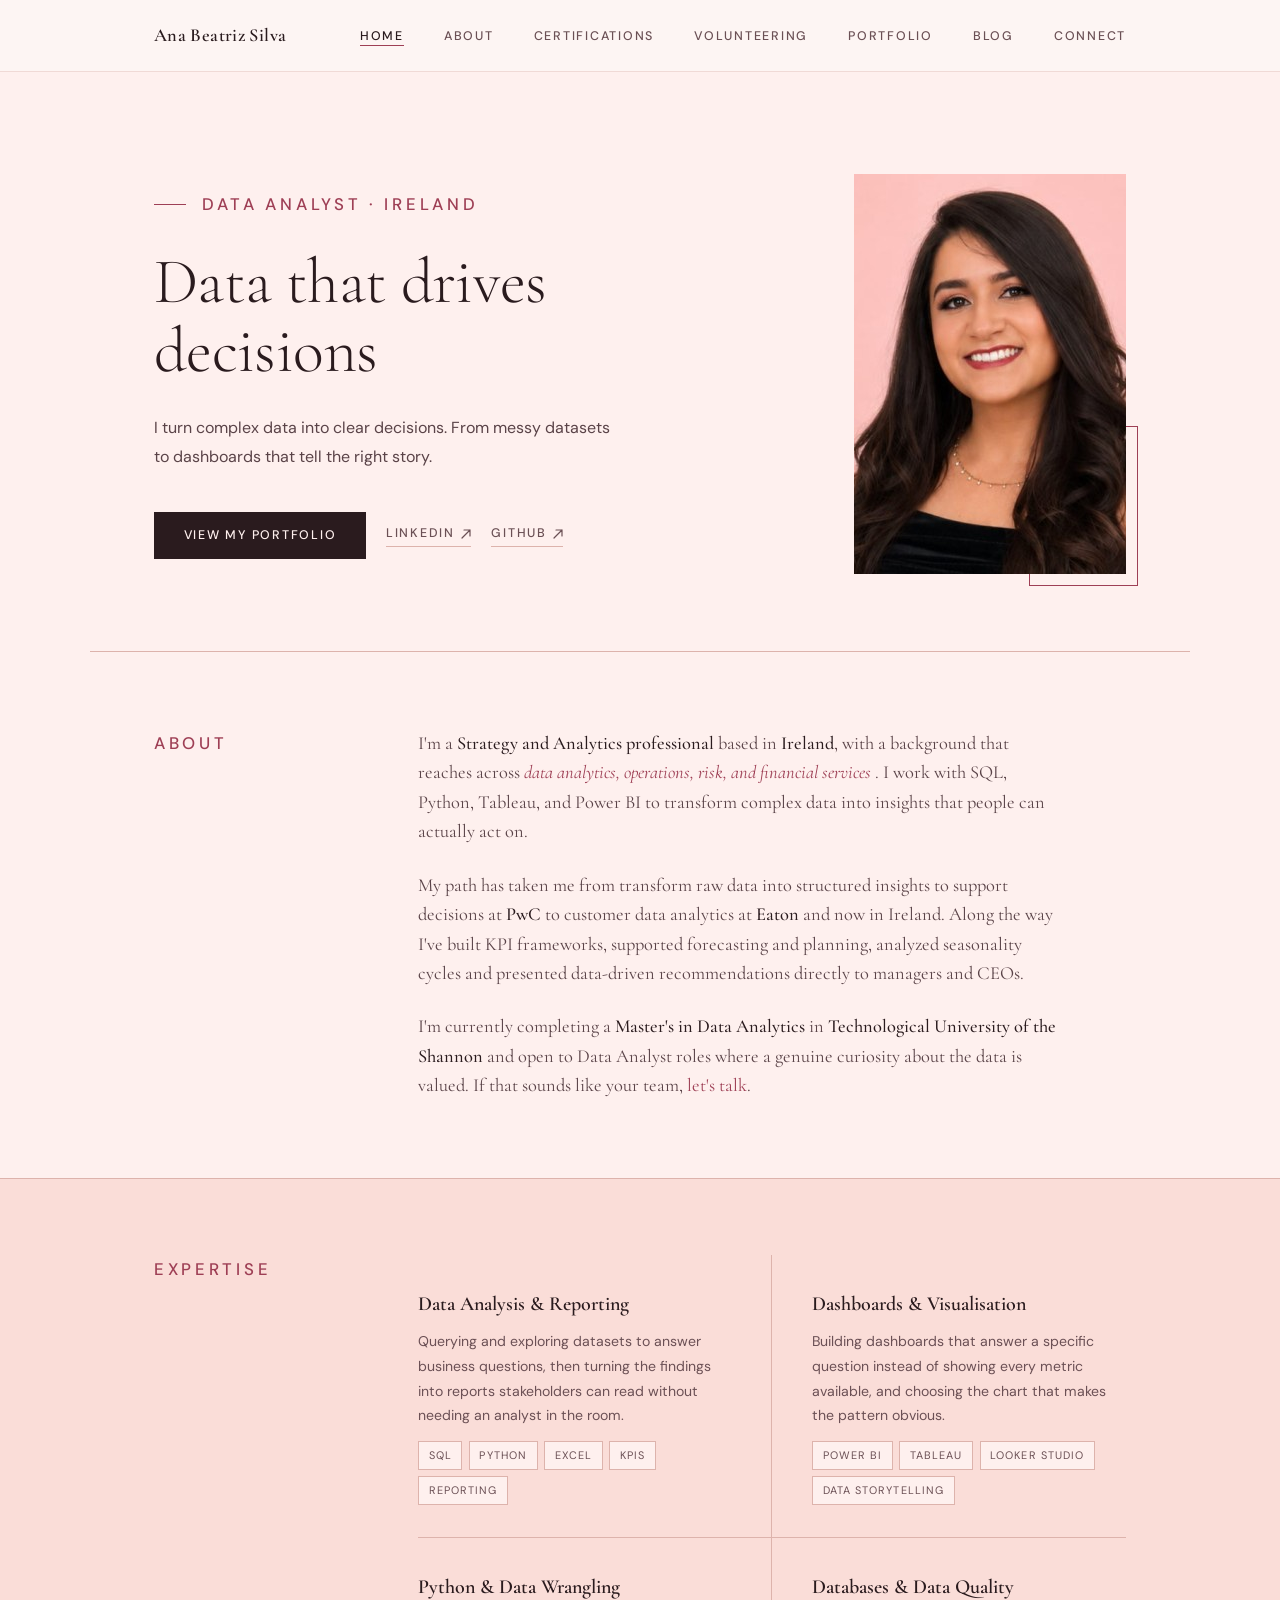
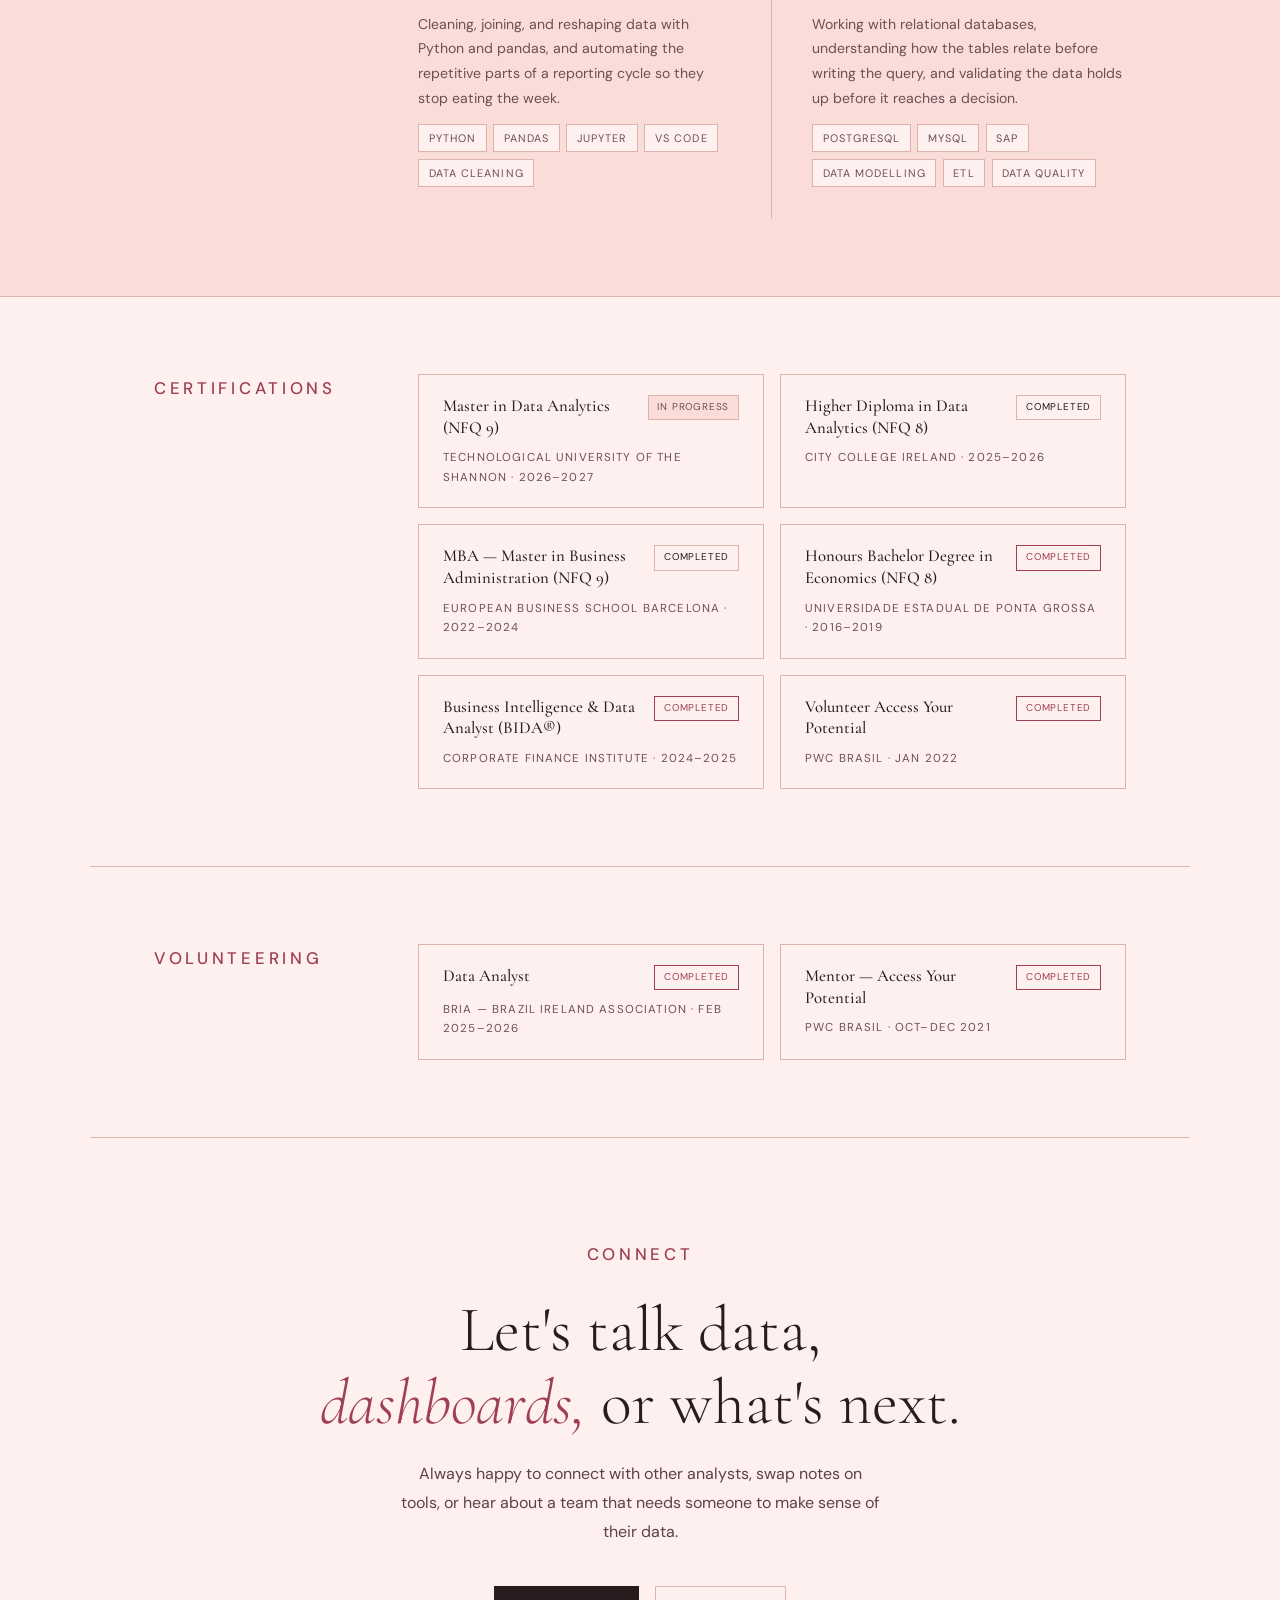
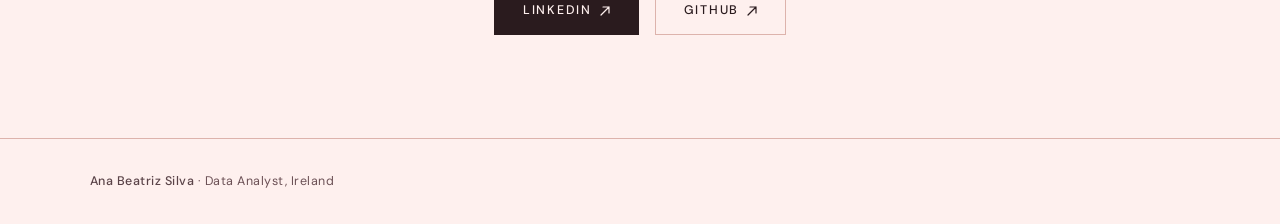
<file: index.html>
<!DOCTYPE html>
<html lang="en">

<head>
  <meta charset="UTF-8">
  <meta name="viewport" content="width=device-width, initial-scale=1.0">
  <title>Ana Beatriz Silva | Data Analyst</title>
  <meta name="description"
    content="Data Analyst based in Ireland. SQL, Python, and BI dashboards — turning raw data into decisions teams can act on.">

  <!-- Canonical URL -->
  <link rel="canonical" href="https://www.anabsilva.com/" />

  <!-- Open Graph / Social sharing -->
  <meta property="og:type" content="website">
  <meta property="og:url" content="https://www.anabsilva.com/">
  <meta property="og:title" content="Ana Beatriz Silva — Data Analyst">
  <meta property="og:description"
    content="Data Analyst based in Ireland. SQL, Python, and BI dashboards — turning raw data into decisions teams can act on.">
  <meta property="og:image" content="https://www.anabsilva.com/assets/images/og-default.jpg">
  <meta property="og:image:width" content="1200">
  <meta property="og:image:height" content="630">
  <meta property="og:image:type" content="image/jpeg">
  <meta property="og:image:alt" content="Ana Beatriz Silva — Data Analyst — anabsilva.com">

  <!-- Twitter Card -->
  <meta name="twitter:card" content="summary_large_image">
  <meta name="twitter:url" content="https://www.anabsilva.com/">
  <meta name="twitter:title" content="Ana Beatriz Silva — Data Analyst">
  <meta name="twitter:description"
    content="Data Analyst based in Ireland. SQL, Python, and BI dashboards — turning raw data into decisions teams can act on.">
  <meta name="twitter:image" content="https://www.anabsilva.com/assets/images/og-default.jpg">

  <!-- Favicon: real files at a stable URL so Google Search can crawl and show it -->
  <link rel="icon" href="/favicon.ico" sizes="any">
  <link rel="icon" type="image/svg+xml" href="/assets/img/favicons/favicon.svg">
  <link rel="icon" type="image/png" sizes="32x32" href="/assets/img/favicons/favicon-32.png">
  <link rel="icon" type="image/png" sizes="16x16" href="/assets/img/favicons/favicon-16.png">
  <link rel="apple-touch-icon" sizes="180x180" href="/assets/img/favicons/apple-touch-icon.png">

  <!-- Google Analytics: add your GA4 measurement ID below when ready.
  <script async src="https://www.googletagmanager.com/gtag/js?id=G-XXXXXXXXXX"></script>
  <script>
    window.dataLayer = window.dataLayer || [];
    function gtag(){dataLayer.push(arguments);}
    gtag('js', new Date());
    gtag('config', 'G-XXXXXXXXXX');
  </script>
  -->

  <!-- Fonts -->
  <link rel="preconnect" href="https://fonts.googleapis.com">
  <link rel="preconnect" href="https://fonts.gstatic.com" crossorigin>
  <link
    href="https://fonts.googleapis.com/css2?family=Cormorant+Garamond:ital,wght@0,300;0,400;0,500;0,600;1,300;1,400;1,600&family=DM+Sans:opsz,wght@9..40,300;9..40,400;9..40,500&display=swap"
    rel="stylesheet">

  <!-- Structured Data -->
  <script type="application/ld+json">
  {
    "@context": "https://schema.org",
    "@graph": [
      {
        "@type": "WebSite",
        "@id": "https://www.anabsilva.com/#website",
        "name": "Ana Beatriz Silva",
        "alternateName": ["Ana Beatriz Silva Portfolio", "anabsilva.com"],
        "url": "https://www.anabsilva.com/"
      },
      {
        "@type": "Person",
        "@id": "https://www.anabsilva.com/#person",
        "name": "Ana Beatriz Silva",
        "givenName": "Ana Beatriz",
        "familyName": "Silva",
        "jobTitle": "Data Analyst",
        "description": "Data Analyst based in Ireland, working with SQL, Python, and BI tools to turn raw data into clear, actionable insight.",
        "workLocation": {
          "@type": "Country",
          "name": "Ireland"
        },
        "knowsAbout": [
          "Data Analysis",
          "Data Visualisation",
          "SQL",
          "Python",
          "Business Intelligence",
          "Dashboards",
          "Reporting",
          "Data Cleaning",
          "Excel"
        ],
        "url": "https://www.anabsilva.com/",
        "image": "https://www.anabsilva.com/assets/images/og-default.jpg",
        "sameAs": [
          "https://www.linkedin.com/in/anabeatrizsilvaa/",
          "https://github.com/anabeatrizsilvaeco-alt"
        ]
      }
    ]
  }
  </script>

  <style>
    /* ─── RESET & TOKENS ─────────────────────────────────── */
    *,
    *::before,
    *::after {
      box-sizing: border-box;
      margin: 0;
      padding: 0;
    }

    :root {
      --bg: #FEF0EE;
      --bg-alt: #FADDD8;
      --bg-dark: #2A1D20;
      --text: #2A1B1E;
      --text-mid: #5A4348;
      --muted: #6B5055;
      --accent: #9E3F55;
      --accent-lt: #C2586F;
      --border: #DDB3AC;
      --border-lt: #F0DAD6;

      --font-display: 'Cormorant Garamond', Georgia, serif;
      --font-body: 'DM Sans', system-ui, sans-serif;

      --nav-h: 72px;
      --max-w: 1100px;
      --pad: clamp(1.5rem, 5vw, 4rem);
    }

    html {
      scroll-behavior: smooth;
    }

    body {
      font-family: var(--font-body);
      background: var(--bg);
      color: var(--text);
      font-size: 15px;
      line-height: 1.7;
      -webkit-font-smoothing: antialiased;
    }

    img {
      display: block;
      max-width: 100%;
    }

    a {
      color: inherit;
    }

    /* Visible keyboard focus everywhere. */
    a:focus-visible,
    button:focus-visible {
      outline: 2px solid var(--accent);
      outline-offset: 3px;
    }

    /* ─── UTILITY ────────────────────────────────────────── */
    .label {
      font-size: 1.05rem;
      letter-spacing: 0.22em;
      text-transform: uppercase;
      color: var(--accent);
      font-weight: 500;
    }

    .sr-only {
      position: absolute;
      width: 1px;
      height: 1px;
      padding: 0;
      overflow: hidden;
      clip: rect(0, 0, 0, 0);
      white-space: nowrap;
      border: 0;
    }

    /* ─── SCROLL ANIMATIONS ──────────────────────────────── */
    .reveal {
      opacity: 0;
      transform: translateY(24px);
      transition: opacity 0.7s ease, transform 0.7s ease;
    }

    .reveal.visible {
      opacity: 1;
      transform: translateY(0);
    }

    .reveal-delay-1 {
      transition-delay: 0.1s;
    }

    .reveal-delay-2 {
      transition-delay: 0.2s;
    }

    .reveal-delay-3 {
      transition-delay: 0.3s;
    }

    .reveal-delay-4 {
      transition-delay: 0.4s;
    }

    /* Respect a reduced-motion preference: show everything, animate nothing. */
    @media (prefers-reduced-motion: reduce) {
      html {
        scroll-behavior: auto;
      }

      .reveal {
        opacity: 1;
        transform: none;
        transition: none;
      }
    }

    /* ─── NAV ────────────────────────────────────────────── */
    nav {
      position: sticky;
      top: 0;
      z-index: 100;
      height: var(--nav-h);
      background: rgba(253, 246, 244, 0.92);
      backdrop-filter: blur(12px);
      -webkit-backdrop-filter: blur(12px);
      border-bottom: 1px solid var(--border-lt);
      display: flex;
      align-items: center;
    }

    .nav-inner {
      max-width: var(--max-w);
      margin: 0 auto;
      padding: 0 var(--pad);
      width: 100%;
      display: flex;
      justify-content: space-between;
      align-items: center;
    }

    .nav-logo {
      font-family: var(--font-display);
      font-size: 1.15rem;
      font-weight: 600;
      text-decoration: none;
      color: var(--text);
      letter-spacing: 0.02em;
    }

    .nav-links {
      list-style: none;
      display: flex;
      gap: 2.5rem;
    }

    .nav-links a {
      text-decoration: none;
      font-size: 0.78rem;
      letter-spacing: 0.14em;
      text-transform: uppercase;
      color: var(--muted);
      font-weight: 500;
      transition: color 0.2s;
      position: relative;
    }

    .nav-links a::after {
      content: '';
      position: absolute;
      bottom: -2px;
      left: 0;
      width: 0;
      height: 1px;
      background: var(--accent);
      transition: width 0.25s ease;
    }

    .nav-links a:hover {
      color: var(--text);
    }

    .nav-links a:hover::after {
      width: 100%;
    }

    .nav-links a.active {
      color: var(--text);
    }

    .nav-links a.active::after {
      width: 100%;
    }

    /* ─── NAV TOGGLE (mobile) ─────────────────────────────── */
    .nav-toggle {
      display: none;
      position: relative;
      width: 28px;
      height: 20px;
      padding: 0;
      background: none;
      border: none;
      cursor: pointer;
      flex-shrink: 0;
    }

    .nav-toggle-bar {
      position: absolute;
      left: 0;
      width: 100%;
      height: 2px;
      background: var(--text);
      transition: transform 0.25s ease, opacity 0.25s ease, top 0.25s ease;
    }

    .nav-toggle-bar:nth-child(1) {
      top: 0;
    }

    .nav-toggle-bar:nth-child(2) {
      top: 9px;
      background: var(--accent);
    }

    .nav-toggle-bar:nth-child(3) {
      top: 18px;
    }

    .nav-toggle.is-open .nav-toggle-bar:nth-child(1) {
      top: 9px;
      transform: rotate(45deg);
    }

    .nav-toggle.is-open .nav-toggle-bar:nth-child(2) {
      opacity: 0;
    }

    .nav-toggle.is-open .nav-toggle-bar:nth-child(3) {
      top: 9px;
      transform: rotate(-45deg);
    }

    /* ─── HERO ───────────────────────────────────────────── */
    .hero {
      padding: clamp(4rem, 8vw, 7rem) var(--pad) clamp(4rem, 6vw, 6rem);
      max-width: var(--max-w);
      margin: 0 auto;
      display: grid;
      grid-template-columns: 1fr min(28%, 280px);
      gap: clamp(3rem, 6vw, 6rem);
      align-items: center;
    }

    .hero-eyebrow {
      display: flex;
      align-items: center;
      gap: 1rem;
      margin-bottom: 1.75rem;
    }

    .eyebrow-line {
      width: 32px;
      height: 1px;
      background: var(--accent);
      flex-shrink: 0;
    }

    .hero-title {
      font-family: var(--font-display);
      font-size: clamp(2.8rem, 5vw, 4.8rem);
      font-weight: 300;
      line-height: 1.08;
      letter-spacing: -0.01em;
      color: var(--text);
      margin-bottom: 1.75rem;
    }

    .hero-title em {
      font-style: italic;
      color: var(--accent);
    }

    .hero-desc {
      color: var(--text-mid);
      font-size: 1rem;
      max-width: 460px;
      line-height: 1.85;
      margin-bottom: 2.5rem;
      font-weight: 400;
    }

    .hero-actions {
      display: flex;
      gap: 1.25rem;
      align-items: center;
      flex-wrap: wrap;
    }

    .btn-primary {
      background: var(--text);
      color: var(--bg);
      padding: 0.8rem 1.85rem;
      text-decoration: none;
      font-size: 0.78rem;
      letter-spacing: 0.14em;
      text-transform: uppercase;
      font-weight: 500;
      transition: background 0.22s, color 0.22s;
      display: inline-block;
    }

    .btn-primary:hover {
      background: var(--accent);
    }

    .btn-text {
      text-decoration: none;
      font-size: 0.78rem;
      letter-spacing: 0.14em;
      text-transform: uppercase;
      font-weight: 500;
      color: var(--muted);
      display: inline-flex;
      align-items: center;
      gap: 0.4rem;
      border-bottom: 1px solid var(--border);
      padding-bottom: 2px;
      transition: color 0.2s, border-color 0.2s;
    }

    .btn-text:hover {
      color: var(--accent);
      border-color: var(--accent);
    }

    /* PHOTO */
    .hero-photo {
      position: relative;
    }

    .photo-wrap {
      position: relative;
      overflow: hidden;
      background: var(--bg-alt);
    }

    .photo-wrap img {
      width: 100%;
      aspect-ratio: 4 / 5;
      object-fit: cover;
      object-position: center center;
      display: block;
      transition: transform 0.5s ease;
    }

    .hero-photo:hover .photo-wrap img {
      transform: scale(1.02);
    }

    .photo-ornament {
      position: absolute;
      bottom: -12px;
      right: -12px;
      width: 40%;
      height: 40%;
      border: 1px solid var(--accent);
      pointer-events: none;
      z-index: -1;
    }

    /* ─── RULE ───────────────────────────────────────────── */
    .section-rule {
      border: none;
      border-top: 1px solid var(--border);
      max-width: var(--max-w);
      margin: 0 auto;
      padding: 0 var(--pad);
    }

    /* ─── ABOUT ──────────────────────────────────────────── */
    .about {
      padding: clamp(4rem, 6vw, 6rem) var(--pad);
      max-width: var(--max-w);
      margin: 0 auto;
      display: grid;
      grid-template-columns: 200px 1fr;
      gap: clamp(3rem, 5vw, 5rem);
    }

    .about-body p {
      font-family: var(--font-display);
      font-size: clamp(0.95rem, 1.5vw, 1.15rem);
      font-weight: 400;
      line-height: 1.6;
      color: var(--text-mid);
      max-width: 640px;
    }

    .about-body p strong {
      font-weight: 500;
      color: var(--text);
    }

    .about-body p em {
      font-style: italic;
      color: var(--accent);
    }

    .about-body p+p {
      margin-top: 1.5rem;
    }

    .about-body a {
      color: var(--accent);
      text-decoration: none;
      border-bottom: 1px solid transparent;
      transition: border-color 0.2s;
    }

    .about-body a:hover {
      border-color: var(--accent);
    }

    /* ─── EXPERTISE ──────────────────────────────────────── */
    .expertise {
      background: var(--bg-alt);
      border-top: 1px solid var(--border);
      border-bottom: 1px solid var(--border);
    }

    .expertise-inner {
      padding: clamp(4rem, 6vw, 6rem) var(--pad);
      max-width: var(--max-w);
      margin: 0 auto;
      display: grid;
      grid-template-columns: 200px 1fr;
      gap: clamp(3rem, 5vw, 5rem);
    }

    .expertise-grid {
      display: grid;
      grid-template-columns: 1fr 1fr;
      gap: 0;
    }

    .exp-item {
      padding: 2rem 2.5rem 2rem 0;
      border-bottom: 1px solid var(--border);
    }

    .exp-item:nth-child(3),
    .exp-item:nth-child(4) {
      border-bottom: none;
    }

    .exp-item:nth-child(odd) {
      padding-right: 2.5rem;
      border-right: 1px solid var(--border);
    }

    .exp-item:nth-child(even) {
      padding-left: 2.5rem;
      padding-right: 0;
    }

    .exp-item h3 {
      font-family: var(--font-display);
      font-size: 1.25rem;
      font-weight: 600;
      color: var(--text);
      margin-bottom: 0.5rem;
    }

    .exp-item p {
      color: var(--muted);
      font-size: 0.88rem;
      line-height: 1.75;
    }

    .exp-tags {
      display: flex;
      flex-wrap: wrap;
      gap: 0.4rem;
      margin-top: 0.85rem;
    }

    .exp-tag {
      font-size: 0.68rem;
      letter-spacing: 0.1em;
      text-transform: uppercase;
      padding: 0.25rem 0.6rem;
      border: 1px solid var(--border);
      color: var(--muted);
      background: var(--bg);
    }

    /* ─── CERTIFICATIONS ─────────────────────────────────── */
    .certifications {
      padding: clamp(4rem, 6vw, 6rem) var(--pad);
      max-width: var(--max-w);
      margin: 0 auto;
      display: grid;
      grid-template-columns: 200px 1fr;
      gap: clamp(3rem, 5vw, 5rem);
    }

    .cert-grid {
      display: grid;
      grid-template-columns: 1fr 1fr;
      gap: 1rem;
    }

    .cert-item {
      border: 1px solid var(--border);
      padding: 1.25rem 1.5rem;
      background: var(--bg);
      transition: border-color 0.2s;
      display: flex;
      flex-direction: column;
      gap: 0.6rem;
    }

    .cert-item:hover {
      border-color: var(--accent);
    }

    .cert-top {
      display: flex;
      justify-content: space-between;
      align-items: flex-start;
      gap: 0.75rem;
    }

    .cert-name {
      font-family: var(--font-display);
      font-size: 1.05rem;
      font-weight: 500;
      color: var(--text);
      line-height: 1.3;
    }

    .cert-issuer {
      font-size: 0.72rem;
      letter-spacing: 0.1em;
      text-transform: uppercase;
      color: var(--muted);
    }

    .cert-status {
      flex-shrink: 0;
      font-size: 0.62rem;
      letter-spacing: 0.08em;
      text-transform: uppercase;
      padding: 0.2rem 0.55rem;
      border: 1px solid var(--border);
      white-space: nowrap;
    }

    .cert-status.is-earned {
      color: var(--accent);
      border-color: var(--accent);
    }

    .cert-status.is-progress {
      color: var(--muted);
      border-color: var(--border);
      background: var(--bg-alt);
    }

    .cert-item.in-progress {
      opacity: 0.75;
    }

    /* ─── EMPTY STATE ────────────────────────────────────── */
    .empty-state {
      border: 1px dashed var(--border);
      padding: 2.5rem 2rem;
      text-align: center;
      color: var(--muted);
      font-size: 0.9rem;
      line-height: 1.7;
    }

    .empty-state a {
      color: var(--accent);
      text-decoration: none;
      border-bottom: 1px solid transparent;
      transition: border-color 0.2s;
    }

    .empty-state a:hover {
      border-color: var(--accent);
    }

    /* ─── CONNECT ────────────────────────────────────────── */
    .connect {
      padding: clamp(5rem, 8vw, 8rem) var(--pad);
      max-width: var(--max-w);
      margin: 0 auto;
      text-align: center;
    }

    .connect-label {
      margin-bottom: 1.5rem;
      display: block;
    }

    .connect h2 {
      font-family: var(--font-display);
      font-size: clamp(2.5rem, 5vw, 4rem);
      font-weight: 300;
      line-height: 1.15;
      color: var(--text);
      margin-bottom: 1.25rem;
    }

    .connect h2 em {
      font-style: italic;
      color: var(--accent);
    }

    .connect-desc {
      color: var(--text-mid);
      font-size: 1rem;
      max-width: 480px;
      margin: 0 auto 2.5rem;
      line-height: 1.8;
      font-weight: 400;
    }

    .connect-links {
      display: flex;
      justify-content: center;
      gap: 1rem;
      flex-wrap: wrap;
    }

    .connect-link {
      display: inline-flex;
      align-items: center;
      gap: 0.5rem;
      text-decoration: none;
      font-size: 0.78rem;
      letter-spacing: 0.14em;
      text-transform: uppercase;
      font-weight: 500;
      color: var(--text);
      border: 1px solid var(--border);
      padding: 0.8rem 1.75rem;
      transition: border-color 0.2s, color 0.2s, background 0.2s;
    }

    .connect-link:hover {
      border-color: var(--accent);
      color: var(--accent);
    }

    .connect-link.primary {
      background: var(--text);
      color: var(--bg);
      border-color: var(--text);
    }

    .connect-link.primary:hover {
      background: var(--accent);
      border-color: var(--accent);
      color: var(--bg);
    }

    /* ─── FOOTER ─────────────────────────────────────────── */
    footer {
      border-top: 1px solid var(--border);
      padding: 2rem var(--pad);
    }

    .footer-inner {
      max-width: var(--max-w);
      margin: 0 auto;
      display: flex;
      justify-content: space-between;
      align-items: center;
      gap: 1rem;
      flex-wrap: wrap;
    }

    .footer-copy {
      font-size: 0.78rem;
      color: var(--muted);
      letter-spacing: 0.04em;
    }

    .footer-copy strong {
      color: var(--text-mid);
      font-weight: 500;
    }

    .footer-links {
      display: flex;
      gap: 2rem;
      list-style: none;
    }

    .footer-links a {
      text-decoration: none;
      font-size: 0.75rem;
      letter-spacing: 0.12em;
      text-transform: uppercase;
      color: var(--muted);
      transition: color 0.2s;
    }

    .footer-links a:hover {
      color: var(--accent);
    }

    /* ─── RESPONSIVE ─────────────────────────────────────── */
    @media (max-width: 768px) {
      .hero {
        grid-template-columns: 1fr;
        gap: 3rem;
      }

      .hero-photo {
        order: -1;
        max-width: 200px;
        margin: 0 auto;
      }

      .about,
      .expertise-inner,
      .certifications {
        grid-template-columns: 1fr;
        gap: 1.75rem;
      }

      .expertise-grid,
      .cert-grid {
        grid-template-columns: 1fr;
      }

      .exp-item {
        padding: 1.5rem 0 !important;
        border-right: none !important;
        border-bottom: 1px solid var(--border) !important;
      }

      .exp-item:last-child {
        border-bottom: none !important;
      }
    }

    @media (max-width: 860px) {
      .nav-toggle {
        display: block;
      }

      .nav-links {
        display: none;
        position: fixed;
        top: var(--nav-h);
        left: 0;
        right: 0;
        flex-direction: column;
        gap: 0;
        background: var(--bg-dark);
        padding: 0.5rem 0;
        max-height: calc(100vh - var(--nav-h));
        overflow-y: auto;
        border-bottom: 1px solid var(--accent);
      }

      .nav-links.is-open {
        display: flex;
      }

      .nav-links li {
        border-bottom: 1px solid rgba(240, 218, 214, 0.15);
      }

      .nav-links li:last-child {
        border-bottom: none;
      }

      .nav-links a {
        display: flex;
        align-items: center;
        padding: 1rem var(--pad);
        color: #F0DAD6;
        letter-spacing: 0.08em;
      }

      .nav-links a::before {
        content: '>';
        color: var(--accent-lt);
        margin-right: 0.6rem;
        font-weight: 700;
      }

      .nav-links a::after {
        display: none;
      }

      .nav-links a:hover,
      .nav-links a.active {
        color: #fff;
        background: rgba(240, 218, 214, 0.08);
      }
    }
  </style>
</head>

<body>

  <!-- ── NAV ──────────────────────────────────────────────── -->
  <nav aria-label="Main navigation">
    <div class="nav-inner">
      <a href="/" class="nav-logo">Ana Beatriz Silva</a>
      <button class="nav-toggle" type="button" aria-expanded="false" aria-controls="primary-nav"
        aria-label="Toggle menu">
        <span class="nav-toggle-bar"></span>
        <span class="nav-toggle-bar"></span>
        <span class="nav-toggle-bar"></span>
      </button>
      <ul class="nav-links" id="primary-nav">
        <li><a href="/" class="active">Home</a></li>
        <li><a href="/#about">About</a></li>
        <li><a href="/#certifications">Certifications</a></li>
        <li><a href="/#volunteering">Volunteering</a></li>
        <li><a href="/portfolio/">Portfolio</a></li>
        <li><a href="/blog/">Blog</a></li>
        <li><a href="/#connect">Connect</a></li>
      </ul>
    </div>
  </nav>

  <!-- ── HERO ─────────────────────────────────────────────── -->
  <section class="hero" aria-labelledby="hero-title">
    <div class="hero-text">
      <div class="hero-eyebrow reveal">
        <div class="eyebrow-line"></div>
        <span class="label">Data Analyst · Ireland</span>
      </div>
      <h1 class="hero-title reveal reveal-delay-1" id="hero-title">
  Data that drives decisions
</h1>
      <p class="hero-desc reveal reveal-delay-2">
        I turn complex data into clear decisions. From messy datasets to dashboards that tell the right story.
      </p>
      <div class="hero-actions reveal reveal-delay-3">
        <a href="/portfolio/" class="btn-primary">View my portfolio</a>
        <a href="https://www.linkedin.com/in/anabeatrizsilvaa/" class="btn-text" target="_blank" rel="noopener">
          LinkedIn
          <svg width="10" height="10" viewBox="0 0 10 10" fill="none" aria-hidden="true">
            <path d="M1 9L9 1M9 1H3M9 1V7" stroke="currentColor" stroke-width="1.2" stroke-linecap="round"
              stroke-linejoin="round" />
          </svg>
        </a>
        <a href="https://github.com/anabeatrizsilvaeco-alt" class="btn-text" target="_blank" rel="noopener">
          GitHub
          <svg width="10" height="10" viewBox="0 0 10 10" fill="none" aria-hidden="true">
            <path d="M1 9L9 1M9 1H3M9 1V7" stroke="currentColor" stroke-width="1.2" stroke-linecap="round"
              stroke-linejoin="round" />
          </svg>
        </a>
      </div>
    </div>

    <div class="hero-photo reveal reveal-delay-2">
      <div class="photo-wrap">
        <img src="assets/images/profile.jpg" alt="Ana Beatriz Silva, Data Analyst" width="400" height="400"
          fetchpriority="high">
      </div>
      <div class="photo-ornament" aria-hidden="true"></div>
    </div>
  </section>

  <hr class="section-rule">

  <!-- ── ABOUT ─────────────────────────────────────────────
       ✏️ DRAFT TEXT — this is a starting point written from your job title
       alone. Replace the specifics with your real story: where you studied,
       where you've worked, the kind of data you've handled, and what you
       want to be hired for next. -->
  <section id="about" class="about" aria-labelledby="about-heading">
    <div>
      <span class="label reveal" id="about-heading">About</span>
    </div>
    <div class="about-body reveal reveal-delay-1">
      <p>
        I'm a <strong>Strategy and Analytics professional</strong> based in <strong>Ireland</strong>, with a background that reaches across <em> data analytics, operations, risk, and financial services </em>. I work with SQL, Python, Tableau, and Power BI to transform complex data into insights that people can actually act on.
      </p>
      <p>
        My path has taken me from transform raw data into structured insights to support decisions at <strong>PwC</strong> to customer data analytics at <strong>Eaton</strong> and now in Ireland. Along the way I've built KPI frameworks, supported forecasting and planning, analyzed seasonality cycles and presented data-driven recommendations directly to managers and CEOs.
      </p>
      <p>
        I'm currently completing a <strong> Master's in Data Analytics</strong> in <strong>Technological University of the Shannon</strong> and open to Data Analyst roles where a genuine curiosity about the data is valued. If that sounds like your team, <a href="#connect">let's talk</a>.
      </p>
    </div>
  </section>

  <!-- ── EXPERTISE ─────────────────────────────────────────
       ✏️ DRAFT — swap these four areas and their tags for the tools you
       actually use. Keep it honest: recruiters ask about every tag here. -->
  <section class="expertise" aria-labelledby="expertise-heading">
    <div class="expertise-inner">
      <div>
        <span class="label reveal" id="expertise-heading">Expertise</span>
      </div>
      <div class="expertise-grid">
        <div class="exp-item reveal">
          <h3>Data Analysis &amp; Reporting</h3>
          <p>Querying and exploring datasets to answer business questions, then turning the findings into reports
            stakeholders can read without needing an analyst in the room.</p>
          <div class="exp-tags">
            <span class="exp-tag">SQL</span>
            <span class="exp-tag">Python</span>
            <span class="exp-tag">Excel</span>
            <span class="exp-tag">KPIs</span>
            <span class="exp-tag">Reporting</span>
          </div>
        </div>
        <div class="exp-item reveal reveal-delay-1">
          <h3>Dashboards &amp; Visualisation</h3>
          <p>Building dashboards that answer a specific question instead of showing every metric available, and choosing
            the chart that makes the pattern obvious.</p>
          <div class="exp-tags">
            <span class="exp-tag">Power BI</span>
            <span class="exp-tag">Tableau</span>
            <span class="exp-tag">Looker Studio</span>
            <span class="exp-tag">Data Storytelling</span>
          </div>
        </div>
        <div class="exp-item reveal reveal-delay-2">
          <h3>Python &amp; Data Wrangling</h3>
          <p>Cleaning, joining, and reshaping data with Python and pandas, and automating the repetitive parts of a
            reporting cycle so they stop eating the week.</p>
          <div class="exp-tags">
            <span class="exp-tag">Python</span>
            <span class="exp-tag">pandas</span>
            <span class="exp-tag">Jupyter</span>
            <span class="exp-tag">VS Code</span>
            <span class="exp-tag">Data Cleaning</span>
          </div>
        </div>
        <div class="exp-item reveal reveal-delay-3">
          <h3>Databases &amp; Data Quality</h3>
          <p>Working with relational databases, understanding how the tables relate before writing the query, and
            validating the data holds up before it reaches a decision.</p>
          <div class="exp-tags">
            <span class="exp-tag">PostgreSQL</span>
            <span class="exp-tag">MySQL</span>
            <span class="exp-tag">SAP</span>
            <span class="exp-tag">Data Modelling</span>
            <span class="exp-tag">ETL</span>
            <span class="exp-tag">Data Quality</span>
          </div>
        </div>
      </div>
    </div>
  </section>

  <!-- ── CERTIFICATIONS ────────────────────────────────────
       ✏️ TO ADD A CERTIFICATION: delete the .empty-state block below,
       uncomment the .cert-grid, and copy a .cert-item for each one.
       Use class "is-earned" for finished, "is-progress" for studying. -->
  <section id="certifications" class="certifications" aria-labelledby="certifications-heading">
    <div>
      <span class="label reveal" id="certifications-heading">Certifications</span>
    </div>
    <div>
      <div class="cert-grid">

        <!-- Education -->
        <div class="cert-item reveal">
          <div class="cert-top">
            <div class="cert-name">Master in Data Analytics (NFQ 9)</div>
            <span class="cert-status is-progress">In Progress</span>
          </div>
          <div class="cert-issuer">Technological University of the Shannon · 2026–2027</div>
        </div>

        <div class="cert-item reveal reveal-delay-1">
          <div class="cert-top">
            <div class="cert-name">Higher Diploma in Data Analytics (NFQ 8)</div>
            <span class="cert-status is-completed">Completed</span>
          </div>
          <div class="cert-issuer">City College Ireland · 2025–2026</div>
        </div>

        <div class="cert-item reveal reveal-delay-2">
          <div class="cert-top">
            <div class="cert-name">MBA — Master in Business Administration (NFQ 9)</div>
            <span class="cert-status is-completed">Completed</span>
          </div>
          <div class="cert-issuer">European Business School Barcelona · 2022–2024</div>
        </div>

        <div class="cert-item reveal reveal-delay-3">
          <div class="cert-top">
            <div class="cert-name">Honours Bachelor Degree in Economics (NFQ 8)</div>
            <span class="cert-status is-earned">Completed</span>
          </div>
          <div class="cert-issuer">Universidade Estadual de Ponta Grossa · 2016–2019</div>
        </div>

        <!-- Licences & Certifications -->
        <div class="cert-item reveal">
          <div class="cert-top">
            <div class="cert-name">Business Intelligence &amp; Data Analyst (BIDA®)</div>
            <span class="cert-status is-earned">Completed</span>
          </div>
          <div class="cert-issuer">Corporate Finance Institute · 2024–2025</div>
        </div>

        <div class="cert-item reveal reveal-delay-1">
          <div class="cert-top">
            <div class="cert-name">Volunteer Access Your Potential</div>
            <span class="cert-status is-earned">Completed</span>
          </div>
          <div class="cert-issuer">PwC Brasil · Jan 2022</div>
        </div>


      </div>
    </div>
  </section>

  <hr class="section-rule">

  <!-- ── VOLUNTEERING ──────────────────────────────────────── -->
  <section id="volunteering" class="certifications" aria-labelledby="volunteering-heading">
    <div>
      <span class="label reveal" id="volunteering-heading">Volunteering</span>
    </div>
    <div>
      <div class="cert-grid">

        <div class="cert-item reveal">
          <div class="cert-top">
            <div class="cert-name">Data Analyst</div>
            <span class="cert-status is-earned">Completed</span>
          </div>
          <div class="cert-issuer">BRIA — Brazil Ireland Association · Feb 2025–2026</div>
        </div>

        <div class="cert-item reveal reveal-delay-1">
          <div class="cert-top">
            <div class="cert-name">Mentor — Access Your Potential</div>
            <span class="cert-status is-earned">Completed</span>
          </div>
          <div class="cert-issuer">PwC Brasil · Oct–Dec 2021</div>
        </div>

      </div>
    </div>
  </section>

  <hr class="section-rule">

  <!-- ── CONNECT ────────────────────────────────────────────── -->
  <section id="connect" class="connect" aria-labelledby="connect-heading">
    <span class="connect-label label reveal">Connect</span>
    <h2 class="reveal reveal-delay-1" id="connect-heading">
      Let's talk data,<br>
      <em>dashboards,</em> or what's next.
    </h2>
    <p class="connect-desc reveal reveal-delay-2">
      Always happy to connect with other analysts, swap notes on tools, or hear about a team that needs someone to make
      sense of their data.
    </p>
    <div class="connect-links reveal reveal-delay-3">
      <a href="https://www.linkedin.com/in/anabeatrizsilvaa/" class="connect-link primary" target="_blank"
        rel="noopener">
        LinkedIn
        <svg width="10" height="10" viewBox="0 0 10 10" fill="none" aria-hidden="true">
          <path d="M1 9L9 1M9 1H3M9 1V7" stroke="currentColor" stroke-width="1.2" stroke-linecap="round"
            stroke-linejoin="round" />
        </svg>
      </a>
      <a href="https://github.com/anabeatrizsilvaeco-alt" class="connect-link" target="_blank" rel="noopener">
        GitHub
        <svg width="10" height="10" viewBox="0 0 10 10" fill="none" aria-hidden="true">
          <path d="M1 9L9 1M9 1H3M9 1V7" stroke="currentColor" stroke-width="1.2" stroke-linecap="round"
            stroke-linejoin="round" />
        </svg>
      </a>
    </div>
  </section>

  <!-- ── FOOTER ─────────────────────────────────────────────── -->
  <footer>
    <div class="footer-inner">
      <p class="footer-copy">
        <strong>Ana Beatriz Silva</strong> · Data Analyst, Ireland
      </p>
    </div>
  </footer>

  <!-- ── SCROLL REVEAL ──────────────────────────────────────── -->
  <script>
    (function () {
      var observer = new IntersectionObserver(function (entries) {
        entries.forEach(function (entry) {
          if (entry.isIntersecting) {
            entry.target.classList.add('visible');
            observer.unobserve(entry.target);
          }
        });
      }, { threshold: 0.12, rootMargin: '0px 0px -40px 0px' });

      // Trigger hero elements immediately (above fold)
      document.querySelectorAll('.hero .reveal').forEach(function (el) {
        el.classList.add('visible');
      });

      // Observe everything else
      document.querySelectorAll('.reveal:not(.visible)').forEach(function (el) {
        observer.observe(el);
      });
    })();
  </script>

  <!-- ── MOBILE NAV TOGGLE ────────────────────────────────── -->
  <script>
    (function () {
      var toggle = document.querySelector('.nav-toggle');
      var links = document.getElementById('primary-nav');
      if (!toggle || !links) return;

      function closeMenu() {
        links.classList.remove('is-open');
        toggle.classList.remove('is-open');
        toggle.setAttribute('aria-expanded', 'false');
      }

      toggle.addEventListener('click', function () {
        var isOpen = links.classList.toggle('is-open');
        toggle.classList.toggle('is-open', isOpen);
        toggle.setAttribute('aria-expanded', String(isOpen));
      });

      links.querySelectorAll('a').forEach(function (a) {
        a.addEventListener('click', closeMenu);
      });

      // Close on Escape, so the menu is dismissable from the keyboard.
      document.addEventListener('keydown', function (e) {
        if (e.key === 'Escape' && links.classList.contains('is-open')) {
          closeMenu();
          toggle.focus();
        }
      });

      // 860px matches the breakpoint where the hamburger disappears.
      window.addEventListener('resize', function () {
        if (window.innerWidth > 860) closeMenu();
      });
    })();
  </script>

</body>

</html>
</file>
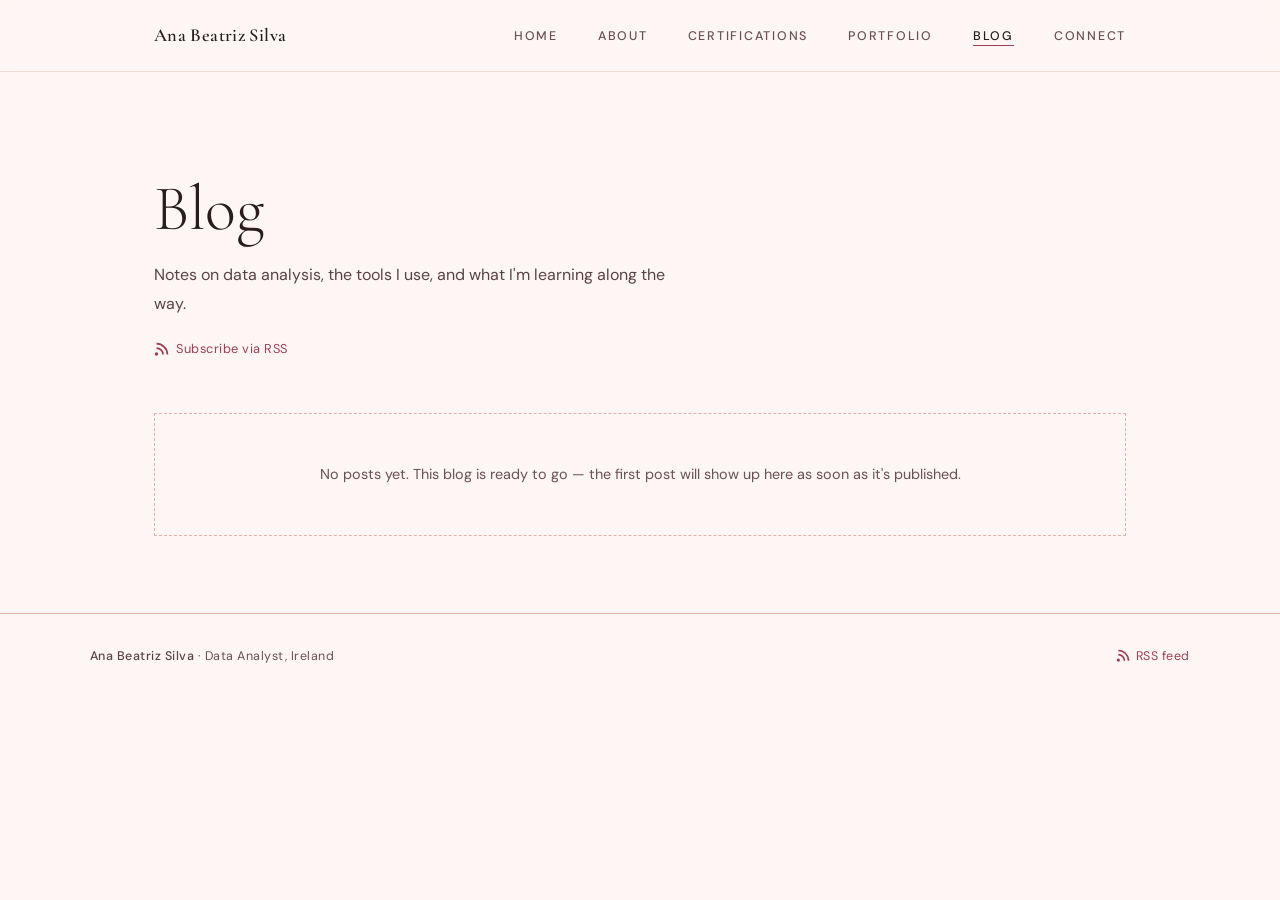
<file: blog/index.html>
<!DOCTYPE html>
<html lang="en">

<head>
  <meta charset="UTF-8">
  <meta name="viewport" content="width=device-width, initial-scale=1.0">
  <title>Blog | Ana Beatriz Silva</title>
  <meta name="description"
    content="Notes on data analysis, SQL, Python, and dashboards from Ana Beatriz Silva, Data Analyst based in Ireland.">

  <link rel="canonical" href="https://www.anabsilva.com/blog/" />

  <!-- RSS / Atom feed auto-discovery -->
  <link rel="alternate" type="application/atom+xml" title="Ana Beatriz Silva — Blog"
    href="https://www.anabsilva.com/blog/feed.xml" />

  <!-- Open Graph -->
  <meta property="og:type" content="website">
  <meta property="og:url" content="https://www.anabsilva.com/blog/">
  <meta property="og:title" content="Blog — Ana Beatriz Silva">
  <meta property="og:description"
    content="Notes on data analysis, SQL, Python, and dashboards from Ana Beatriz Silva, Data Analyst based in Ireland.">
  <meta property="og:image" content="https://www.anabsilva.com/assets/images/og-default.jpg">
  <meta property="og:image:width" content="1200">
  <meta property="og:image:height" content="630">
  <meta property="og:image:type" content="image/jpeg">
  <meta property="og:image:alt" content="Ana Beatriz Silva — Data Analyst — anabsilva.com">

  <!-- Twitter Card -->
  <meta name="twitter:card" content="summary_large_image">
  <meta name="twitter:title" content="Blog — Ana Beatriz Silva">
  <meta name="twitter:description"
    content="Notes on data analysis, SQL, Python, and dashboards from Ana Beatriz Silva, Data Analyst based in Ireland.">
  <meta name="twitter:image" content="https://www.anabsilva.com/assets/images/og-default.jpg">

  <!-- Favicon: real files at a stable URL so Google Search can crawl and show it -->
  <link rel="icon" href="/favicon.ico" sizes="any">
  <link rel="icon" type="image/svg+xml" href="/assets/img/favicons/favicon.svg">
  <link rel="icon" type="image/png" sizes="32x32" href="/assets/img/favicons/favicon-32.png">
  <link rel="icon" type="image/png" sizes="16x16" href="/assets/img/favicons/favicon-16.png">
  <link rel="apple-touch-icon" sizes="180x180" href="/assets/img/favicons/apple-touch-icon.png">

  <!-- Fonts -->
  <link rel="preconnect" href="https://fonts.googleapis.com">
  <link rel="preconnect" href="https://fonts.gstatic.com" crossorigin>
  <link
    href="https://fonts.googleapis.com/css2?family=Cormorant+Garamond:ital,wght@0,300;0,400;0,500;0,600;1,300;1,400;1,600&family=DM+Sans:opsz,wght@9..40,300;9..40,400;9..40,500&display=swap"
    rel="stylesheet">

  <!-- Blog styles -->
  <link rel="stylesheet" href="blog.css">

  <!-- Structured Data -->
  <script type="application/ld+json">
  {
    "@context": "https://schema.org",
    "@type": "Blog",
    "name": "Ana Beatriz Silva — Blog",
    "description": "Notes on data analysis, the tools I use, and what I'm learning along the way.",
    "url": "https://www.anabsilva.com/blog/",
    "isPartOf": {
      "@id": "https://www.anabsilva.com/#website"
    },
    "author": {
      "@id": "https://www.anabsilva.com/#person"
    }
  }
  </script>

  <!-- Google Analytics: add your GA4 measurement ID below when ready.
  <script async src="https://www.googletagmanager.com/gtag/js?id=G-XXXXXXXXXX"></script>
  <script>
    window.dataLayer = window.dataLayer || [];
    function gtag(){dataLayer.push(arguments);}
    gtag('js', new Date());
    gtag('config', 'G-XXXXXXXXXX');
  </script>
  -->
</head>

<body>

  <!-- ── NAV ──────────────────────────────────────────────── -->
  <nav aria-label="Main navigation">
    <div class="nav-inner">
      <a href="/" class="nav-logo">Ana Beatriz Silva</a>
      <button class="nav-toggle" type="button" aria-expanded="false" aria-controls="primary-nav"
        aria-label="Toggle menu">
        <span class="nav-toggle-bar"></span>
        <span class="nav-toggle-bar"></span>
        <span class="nav-toggle-bar"></span>
      </button>
      <ul class="nav-links" id="primary-nav">
        <li><a href="/">Home</a></li>
        <li><a href="/#about">About</a></li>
        <li><a href="/#certifications">Certifications</a></li>
        <li><a href="/portfolio/">Portfolio</a></li>
        <li><a href="/blog/" class="active">Blog</a></li>
        <li><a href="/#connect">Connect</a></li>
      </ul>
    </div>
  </nav>

  <!-- ── HEADER ───────────────────────────────────────────── -->
  <header class="blog-header">
    <h1 class="reveal">Blog</h1>
    <p class="reveal reveal-delay-1">Notes on data analysis, the tools I use, and what I'm learning along the way.</p>
    <a class="blog-rss reveal reveal-delay-2" href="/blog/feed.xml" title="Subscribe via RSS">
      <svg width="15" height="15" viewBox="0 0 24 24" fill="currentColor" aria-hidden="true">
        <path
          d="M4 11a9 9 0 0 1 9 9h2.8A11.8 11.8 0 0 0 4 8.2zm0 5.2A2.8 2.8 0 1 0 6.8 19 2.8 2.8 0 0 0 4 16.2zM4 4a16 16 0 0 1 16 16h2.8A18.8 18.8 0 0 0 4 1.2z" />
      </svg>
      Subscribe via RSS
    </a>
  </header>

  <!-- ── POST LIST ────────────────────────────────────────── -->
  <section class="blog-list" aria-label="Blog posts">

    <!-- ✏️ TO ADD A NEW POST:
         1. Copy blog/post-template.html to blog/your-slug.html and fill in
            every {{PLACEHOLDER}}.
         2. Add a matching <entry> to blog/feed.xml (newest first).
         3. Add the post URL to /sitemap.xml.
         4. Replace the .blog-empty block below with a .blog-post-item block.
            Newest post goes on top.

    <div class="blog-post-item reveal">
      <a href="/blog/your-slug.html">
        <div class="blog-post-meta">
          <time datetime="2026-10-15">October 15, 2026</time>
          <span>5 min read</span>
        </div>
        <div class="blog-post-title">Your Post Title</div>
        <div class="blog-post-description">A one to two sentence summary of the post.</div>
      </a>
    </div>
    -->

    <div class="blog-empty reveal">
      No posts yet. This blog is ready to go — the first post will show up here as soon as it's published.
    </div>

  </section>

  <!-- ── FOOTER ───────────────────────────────────────────── -->
  <footer>
    <div class="footer-inner">
      <p class="footer-copy">
        <strong>Ana Beatriz Silva</strong> · Data Analyst, Ireland
      </p>
      <a class="footer-rss" href="/blog/feed.xml">
        <svg width="14" height="14" viewBox="0 0 24 24" fill="currentColor" aria-hidden="true">
          <path
            d="M4 11a9 9 0 0 1 9 9h2.8A11.8 11.8 0 0 0 4 8.2zm0 5.2A2.8 2.8 0 1 0 6.8 19 2.8 2.8 0 0 0 4 16.2zM4 4a16 16 0 0 1 16 16h2.8A18.8 18.8 0 0 0 4 1.2z" />
        </svg>
        RSS feed
      </a>
    </div>
  </footer>

  <!-- ── SCROLL REVEAL ────────────────────────────────────── -->
  <script>
    (function () {
      var observer = new IntersectionObserver(function (entries) {
        entries.forEach(function (entry) {
          if (entry.isIntersecting) {
            entry.target.classList.add('visible');
            observer.unobserve(entry.target);
          }
        });
      }, { threshold: 0.12, rootMargin: '0px 0px -40px 0px' });
      document.querySelectorAll('.reveal').forEach(function (el) {
        observer.observe(el);
      });
    })();
  </script>

  <!-- ── MOBILE NAV TOGGLE ────────────────────────────────── -->
  <script>
    (function () {
      var toggle = document.querySelector('.nav-toggle');
      var links = document.getElementById('primary-nav');
      if (!toggle || !links) return;

      function closeMenu() {
        links.classList.remove('is-open');
        toggle.classList.remove('is-open');
        toggle.setAttribute('aria-expanded', 'false');
      }

      toggle.addEventListener('click', function () {
        var isOpen = links.classList.toggle('is-open');
        toggle.classList.toggle('is-open', isOpen);
        toggle.setAttribute('aria-expanded', String(isOpen));
      });

      links.querySelectorAll('a').forEach(function (a) {
        a.addEventListener('click', closeMenu);
      });

      document.addEventListener('keydown', function (e) {
        if (e.key === 'Escape' && links.classList.contains('is-open')) {
          closeMenu();
          toggle.focus();
        }
      });

      window.addEventListener('resize', function () {
        if (window.innerWidth > 860) closeMenu();
      });
    })();
  </script>

</body>

</html>
</file>
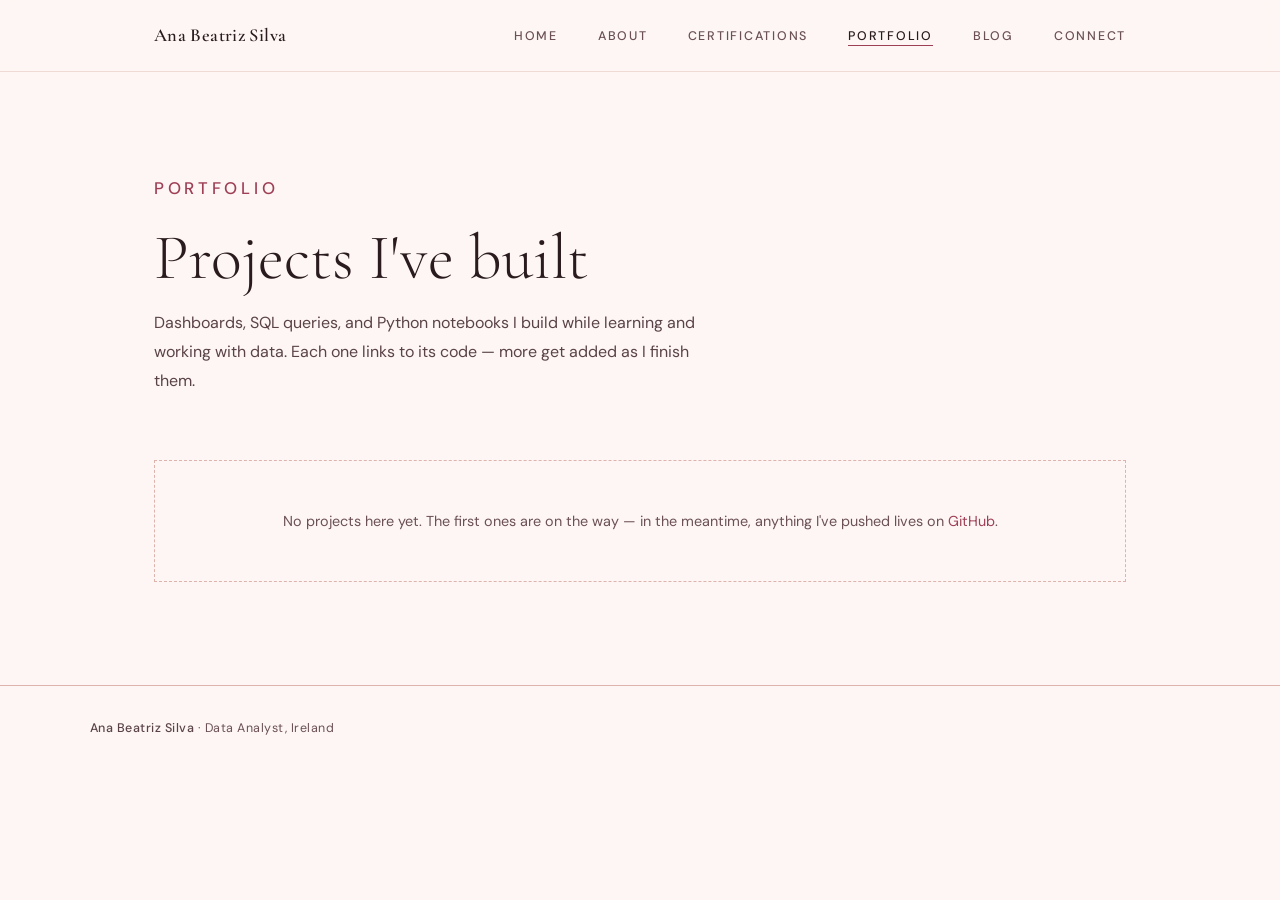
<file: portfolio/index.html>
<!DOCTYPE html>
<html lang="en">

<head>
  <meta charset="UTF-8">
  <meta name="viewport" content="width=device-width, initial-scale=1.0">
  <title>Portfolio | Ana Beatriz Silva</title>
  <meta name="description"
    content="Data analysis projects by Ana Beatriz Silva — dashboards, SQL queries, and Python notebooks built while learning and working with data.">

  <link rel="canonical" href="https://www.anabsilva.com/portfolio/" />

  <!-- Open Graph -->
  <meta property="og:type" content="website">
  <meta property="og:url" content="https://www.anabsilva.com/portfolio/">
  <meta property="og:title" content="Portfolio — Ana Beatriz Silva">
  <meta property="og:description"
    content="Data analysis projects by Ana Beatriz Silva — dashboards, SQL queries, and Python notebooks built while learning and working with data.">
  <meta property="og:image" content="https://www.anabsilva.com/assets/images/og-default.jpg">
  <meta property="og:image:width" content="1200">
  <meta property="og:image:height" content="630">
  <meta property="og:image:type" content="image/jpeg">
  <meta property="og:image:alt" content="Ana Beatriz Silva — Data Analyst — anabsilva.com">

  <!-- Twitter Card -->
  <meta name="twitter:card" content="summary_large_image">
  <meta name="twitter:title" content="Portfolio — Ana Beatriz Silva">
  <meta name="twitter:description"
    content="Data analysis projects by Ana Beatriz Silva — dashboards, SQL queries, and Python notebooks built while learning and working with data.">
  <meta name="twitter:image" content="https://www.anabsilva.com/assets/images/og-default.jpg">

  <!-- Favicon: real files at a stable URL so Google Search can crawl and show it -->
  <link rel="icon" href="/favicon.ico" sizes="any">
  <link rel="icon" type="image/svg+xml" href="/assets/img/favicons/favicon.svg">
  <link rel="icon" type="image/png" sizes="32x32" href="/assets/img/favicons/favicon-32.png">
  <link rel="icon" type="image/png" sizes="16x16" href="/assets/img/favicons/favicon-16.png">
  <link rel="apple-touch-icon" sizes="180x180" href="/assets/img/favicons/apple-touch-icon.png">

  <!-- Fonts -->
  <link rel="preconnect" href="https://fonts.googleapis.com">
  <link rel="preconnect" href="https://fonts.gstatic.com" crossorigin>
  <link
    href="https://fonts.googleapis.com/css2?family=Cormorant+Garamond:ital,wght@0,300;0,400;0,500;0,600;1,300;1,400;1,600&family=DM+Sans:opsz,wght@9..40,300;9..40,400;9..40,500&display=swap"
    rel="stylesheet">

  <!-- Portfolio styles -->
  <link rel="stylesheet" href="portfolio.css">

  <!-- Structured Data.
       ✏️ ONCE YOU ADD PROJECTS: add a "mainEntity" key with an ItemList so
       Google understands this page holds a collection of individual projects:

       "mainEntity": {
         "@type": "ItemList",
         "itemListElement": [{
           "@type": "ListItem",
           "position": 1,
           "item": {
             "@type": "CreativeWork",
             "name": "Project name",
             "description": "What it does and what you learned.",
             "url": "https://github.com/anabeatrizsilvaeco-alt/your-repo",
             "programmingLanguage": "Python"
           }
         }]
       }
  -->
  <script type="application/ld+json">
  {
    "@context": "https://schema.org",
    "@type": "CollectionPage",
    "name": "Portfolio — Ana Beatriz Silva",
    "url": "https://www.anabsilva.com/portfolio/",
    "isPartOf": {
      "@id": "https://www.anabsilva.com/#website"
    }
  }
  </script>
</head>

<body>

  <!-- ── NAV ──────────────────────────────────────────────── -->
  <nav aria-label="Main navigation">
    <div class="nav-inner">
      <a href="/" class="nav-logo">Ana Beatriz Silva</a>
      <button class="nav-toggle" type="button" aria-expanded="false" aria-controls="primary-nav"
        aria-label="Toggle menu">
        <span class="nav-toggle-bar"></span>
        <span class="nav-toggle-bar"></span>
        <span class="nav-toggle-bar"></span>
      </button>
      <ul class="nav-links" id="primary-nav">
        <li><a href="/">Home</a></li>
        <li><a href="/#about">About</a></li>
        <li><a href="/#certifications">Certifications</a></li>
        <li><a href="/portfolio/" class="active">Portfolio</a></li>
        <li><a href="/blog/">Blog</a></li>
        <li><a href="/#connect">Connect</a></li>
      </ul>
    </div>
  </nav>

  <!-- ── HEADER ───────────────────────────────────────────── -->
  <header class="portfolio-header">
    <span class="label reveal">Portfolio</span>
    <h1 class="reveal reveal-delay-1">Projects I've built</h1>
    <p class="reveal reveal-delay-2">Dashboards, SQL queries, and Python notebooks I build while learning and working
      with data. Each one links to its code — more get added as I finish them.</p>
  </header>

  <!-- ── EMPTY STATE ──────────────────────────────────────────
       ✏️ Delete this whole block as soon as you add your first project
       card to the .project-grid below. -->
  <div class="portfolio-empty">
    <div class="empty-state reveal">
      No projects here yet. The first ones are on the way — in the meantime, anything I've pushed lives on
      <a href="https://github.com/anabeatrizsilvaeco-alt" target="_blank" rel="noopener">GitHub</a>.
    </div>
  </div>

  <!-- ── PROJECTS ─────────────────────────────────────────────
       ✏️ TO ADD A PROJECT: uncomment the <section> below and copy one
       .project-card block per project. Newest / most impressive on top.

       For the demo image: drop a screenshot or GIF into portfolio/images/
       and point the <img src> at it. Write a real alt description — it is
       what a screen reader and Google both read.

  <section class="project-grid" aria-label="Projects">

    <div class="project-card reveal">
      <div class="project-body">
        <div class="project-top">
          <h2 class="project-title">Sales Dashboard</h2>
          <div class="project-meta">
            <div class="project-tags">
              <span class="project-tag">Power BI</span>
              <span class="project-tag">SQL</span>
            </div>
            <div class="project-links">
              <a href="https://github.com/anabeatrizsilvaeco-alt/your-repo" class="project-link" target="_blank" rel="noopener">
                Code
                <svg width="10" height="10" viewBox="0 0 10 10" fill="none" aria-hidden="true"><path d="M1 9L9 1M9 1H3M9 1V7" stroke="currentColor" stroke-width="1.2" stroke-linecap="round" stroke-linejoin="round"/></svg>
              </a>
            </div>
          </div>
        </div>
        <p class="project-desc">What question this answers, where the data came from, and one interesting thing about
          how you built it. Be specific — "cut the monthly report from 3 hours to 10 minutes" beats "analysed data".</p>
      </div>
      <div class="project-media">
        <img src="images/your-screenshot.png" alt="Describe what the dashboard shows" loading="lazy" width="640" height="400">
      </div>
    </div>

  </section>
  -->

  <!-- ── PRACTICE LOG (optional) ──────────────────────────────
       ✏️ If you start a daily challenge (100 Days of Code, SQL practice,
       etc.), uncomment this. It sits below the projects above, so as real
       projects get added the practice log naturally sinks down the page.

  <section class="challenge-section" aria-label="Practice log">
    <div class="challenge-heading">
      <h2>SQL Practice</h2>
      <p>Daily practice log — small queries building up core skills. Code lives in the
        <a href="https://github.com/anabeatrizsilvaeco-alt" target="_blank" rel="noopener">practice repo</a>.
      </p>
    </div>
    <div class="project-grid">
      ... copy .project-card blocks here, newest on top ...
    </div>
  </section>
  -->

  <!-- ── FOOTER ───────────────────────────────────────────── -->
  <footer>
    <div class="footer-inner">
      <p class="footer-copy">
        <strong>Ana Beatriz Silva</strong> · Data Analyst, Ireland
      </p>
    </div>
  </footer>

  <!-- ── SCROLL REVEAL ────────────────────────────────────── -->
  <script>
    (function () {
      var observer = new IntersectionObserver(function (entries) {
        entries.forEach(function (entry) {
          if (entry.isIntersecting) {
            entry.target.classList.add('visible');
            observer.unobserve(entry.target);
          }
        });
      }, { threshold: 0.12, rootMargin: '0px 0px -40px 0px' });
      document.querySelectorAll('.reveal').forEach(function (el) {
        observer.observe(el);
      });
    })();
  </script>

  <!-- ── MOBILE NAV TOGGLE ────────────────────────────────── -->
  <script>
    (function () {
      var toggle = document.querySelector('.nav-toggle');
      var links = document.getElementById('primary-nav');
      if (!toggle || !links) return;

      function closeMenu() {
        links.classList.remove('is-open');
        toggle.classList.remove('is-open');
        toggle.setAttribute('aria-expanded', 'false');
      }

      toggle.addEventListener('click', function () {
        var isOpen = links.classList.toggle('is-open');
        toggle.classList.toggle('is-open', isOpen);
        toggle.setAttribute('aria-expanded', String(isOpen));
      });

      links.querySelectorAll('a').forEach(function (a) {
        a.addEventListener('click', closeMenu);
      });

      document.addEventListener('keydown', function (e) {
        if (e.key === 'Escape' && links.classList.contains('is-open')) {
          closeMenu();
          toggle.focus();
        }
      });

      window.addEventListener('resize', function () {
        if (window.innerWidth > 860) closeMenu();
      });
    })();
  </script>

</body>

</html>
</file>
<file: blog/blog.css>
/* ─── BLOG STYLES ─────────────────────────────────────────────────
   Shared across the blog listing and individual posts.
   Design tokens inherited from the anabsilva.com main site.
   ─────────────────────────────────────────────────────────────── */

*, *::before, *::after { box-sizing: border-box; margin: 0; padding: 0; }

:root {
  --bg:       #FDF6F4;
  --bg-alt:   #F9E8E4;
  --bg-dark:  #2A1D20;
  --text:     #2A1B1E;
  --text-mid: #5A4348;
  --muted:    #6B5055;
  --accent:   #9E3F55;
  --accent-lt:#C2586F;
  --border:   #DDB3AC;
  --border-lt:#F0DAD6;

  --font-display: 'Cormorant Garamond', Georgia, serif;
  --font-body:    'DM Sans', system-ui, sans-serif;
  --font-mono:    'JetBrains Mono', 'Fira Code', monospace;

  --nav-h: 72px;
  --max-w: 1100px;
  --pad:   clamp(1.5rem, 5vw, 4rem);
}

html { scroll-behavior: smooth; }

body {
  font-family: var(--font-body);
  background: var(--bg);
  color: var(--text);
  font-size: 15px;
  line-height: 1.7;
  -webkit-font-smoothing: antialiased;
}

img { display: block; max-width: 100%; }
a { color: inherit; }

a:focus-visible,
button:focus-visible {
  outline: 2px solid var(--accent);
  outline-offset: 3px;
}

/* ─── SCROLL ANIMATIONS ──────────────────────────────────────── */
.reveal {
  opacity: 0;
  transform: translateY(24px);
  transition: opacity 0.7s ease, transform 0.7s ease;
}
.reveal.visible {
  opacity: 1;
  transform: translateY(0);
}
.reveal-delay-1 { transition-delay: 0.1s; }
.reveal-delay-2 { transition-delay: 0.2s; }
.reveal-delay-3 { transition-delay: 0.3s; }

@media (prefers-reduced-motion: reduce) {
  html { scroll-behavior: auto; }
  .reveal { opacity: 1; transform: none; transition: none; }
}

/* ─── NAV ────────────────────────────────────────────────────── */
nav {
  position: sticky;
  top: 0;
  z-index: 100;
  height: var(--nav-h);
  background: rgba(253, 246, 244, 0.92);
  backdrop-filter: blur(12px);
  -webkit-backdrop-filter: blur(12px);
  border-bottom: 1px solid var(--border-lt);
  display: flex;
  align-items: center;
}
.nav-inner {
  max-width: var(--max-w);
  margin: 0 auto;
  padding: 0 var(--pad);
  width: 100%;
  display: flex;
  justify-content: space-between;
  align-items: center;
}
.nav-logo {
  font-family: var(--font-display);
  font-size: 1.15rem;
  font-weight: 600;
  text-decoration: none;
  color: var(--text);
  letter-spacing: 0.02em;
}
.nav-links {
  list-style: none;
  display: flex;
  gap: 2.5rem;
}
.nav-links a {
  text-decoration: none;
  font-size: 0.78rem;
  letter-spacing: 0.14em;
  text-transform: uppercase;
  color: var(--muted);
  font-weight: 500;
  transition: color 0.2s;
  position: relative;
}
.nav-links a::after {
  content: '';
  position: absolute;
  bottom: -2px; left: 0;
  width: 0; height: 1px;
  background: var(--accent);
  transition: width 0.25s ease;
}
.nav-links a:hover { color: var(--text); }
.nav-links a:hover::after { width: 100%; }
.nav-links a.active { color: var(--text); }
.nav-links a.active::after { width: 100%; }

/* ─── NAV TOGGLE (mobile) ────────────────────────────────────── */
.nav-toggle {
  display: none;
  position: relative;
  width: 28px;
  height: 20px;
  padding: 0;
  background: none;
  border: none;
  cursor: pointer;
  flex-shrink: 0;
}
.nav-toggle-bar {
  position: absolute;
  left: 0;
  width: 100%;
  height: 2px;
  background: var(--text);
  transition: transform 0.25s ease, opacity 0.25s ease, top 0.25s ease;
}
.nav-toggle-bar:nth-child(1) { top: 0; }
.nav-toggle-bar:nth-child(2) { top: 9px; background: var(--accent); }
.nav-toggle-bar:nth-child(3) { top: 18px; }
.nav-toggle.is-open .nav-toggle-bar:nth-child(1) { top: 9px; transform: rotate(45deg); }
.nav-toggle.is-open .nav-toggle-bar:nth-child(2) { opacity: 0; }
.nav-toggle.is-open .nav-toggle-bar:nth-child(3) { top: 9px; transform: rotate(-45deg); }

/* ─── BLOG LISTING ───────────────────────────────────────────── */
.blog-header {
  padding: clamp(4rem, 8vw, 7rem) var(--pad) clamp(2rem, 4vw, 3rem);
  max-width: var(--max-w);
  margin: 0 auto;
}
.blog-header h1 {
  font-family: var(--font-display);
  font-size: clamp(2.5rem, 5vw, 4rem);
  font-weight: 300;
  line-height: 1.1;
  color: var(--text);
}
.blog-header p {
  margin-top: 1rem;
  color: var(--text-mid);
  font-size: 1rem;
  max-width: 520px;
  line-height: 1.8;
}

.blog-rss {
  display: inline-flex;
  align-items: center;
  gap: 0.45rem;
  margin-top: 1.25rem;
  font-size: 0.8rem;
  letter-spacing: 0.04em;
  color: var(--accent);
  text-decoration: none;
  transition: color 0.2s ease;
}
.blog-rss:hover { color: var(--accent-lt); }
.blog-rss svg { flex-shrink: 0; }

.blog-list {
  max-width: var(--max-w);
  margin: 0 auto;
  padding: 0 var(--pad) clamp(4rem, 6vw, 6rem);
}
.blog-post-item {
  padding: 2rem 0;
  border-bottom: 1px solid var(--border);
}
.blog-post-item:first-child {
  border-top: 1px solid var(--border);
}
.blog-post-item a {
  text-decoration: none;
  display: block;
}
.blog-post-item a:hover .blog-post-title {
  color: var(--accent);
}
.blog-post-meta {
  font-size: 0.75rem;
  letter-spacing: 0.1em;
  text-transform: uppercase;
  color: var(--muted);
  margin-bottom: 0.5rem;
  display: flex;
  gap: 1.5rem;
  align-items: center;
}
.blog-post-title {
  font-family: var(--font-display);
  font-size: 1.4rem;
  font-weight: 400;
  color: var(--text);
  line-height: 1.3;
  transition: color 0.2s;
  margin-bottom: 0.5rem;
}
.blog-post-description {
  color: var(--text-mid);
  font-size: 0.9rem;
  line-height: 1.7;
  max-width: 640px;
}

/* ─── ARTICLE (individual post) ──────────────────────────────── */
.article-header {
  padding: clamp(4rem, 8vw, 7rem) var(--pad) 2rem;
  max-width: var(--max-w);
  margin: 0 auto;
}
.article-header h1 {
  font-family: var(--font-display);
  font-size: clamp(2.2rem, 4.5vw, 3.5rem);
  font-weight: 300;
  line-height: 1.12;
  color: var(--text);
  margin-bottom: 1rem;
}
.article-meta {
  font-size: 0.78rem;
  letter-spacing: 0.1em;
  text-transform: uppercase;
  color: var(--muted);
  display: flex;
  gap: 1.5rem;
  align-items: center;
}

.article-body {
  max-width: 720px;
  margin: 0 auto;
  padding: 2rem var(--pad) clamp(4rem, 6vw, 6rem);
}

/* Prose rhythm */
.article-body p {
  font-size: 1.05rem;
  line-height: 1.85;
  color: var(--text-mid);
  margin-bottom: 1.5rem;
}
.article-body p strong {
  color: var(--text);
  font-weight: 500;
}
.article-body p em {
  font-style: italic;
}
.article-body p a {
  color: var(--accent);
  text-decoration: none;
  border-bottom: 1px solid transparent;
  transition: border-color 0.2s;
}
.article-body p a:hover {
  border-color: var(--accent);
}

/* Headings within article */
.article-body h2 {
  font-family: var(--font-display);
  font-size: 1.6rem;
  font-weight: 400;
  color: var(--text);
  margin: 3rem 0 1rem;
  line-height: 1.25;
}
.article-body h3 {
  font-family: var(--font-display);
  font-size: 1.25rem;
  font-weight: 500;
  color: var(--text);
  margin: 2.5rem 0 0.75rem;
  line-height: 1.3;
}

/* Blockquotes */
.article-body blockquote {
  border-left: 3px solid var(--accent);
  padding: 1rem 1.5rem;
  margin: 2rem 0;
  background: var(--bg-alt);
}
.article-body blockquote p {
  color: var(--text);
  font-style: italic;
  margin-bottom: 0;
}

/* Code */
.article-body code {
  font-family: var(--font-mono);
  font-size: 0.85em;
  background: var(--bg-alt);
  border: 1px solid var(--border-lt);
  padding: 0.15em 0.4em;
  border-radius: 3px;
  color: var(--text);
}
.article-body pre {
  background: var(--bg-dark);
  color: #F4E9E6;
  padding: 1.5rem;
  margin: 2rem 0;
  overflow-x: auto;
  line-height: 1.6;
  font-size: 0.85rem;
}
.article-body pre code {
  background: none;
  border: none;
  padding: 0;
  color: inherit;
  font-size: inherit;
}

/* Tables — useful for a data blog. */
.article-body table {
  width: 100%;
  border-collapse: collapse;
  margin: 2rem 0;
  font-size: 0.9rem;
}
.article-body th,
.article-body td {
  border: 1px solid var(--border);
  padding: 0.6rem 0.85rem;
  text-align: left;
}
.article-body th {
  background: var(--bg-alt);
  color: var(--text);
  font-weight: 500;
  letter-spacing: 0.04em;
}
.article-body td {
  color: var(--text-mid);
}

/* Figures */
.article-body figure {
  margin: 2.5rem 0;
}
.article-body figure img {
  border: 1px solid var(--border);
  width: 100%;
}
.article-body figcaption {
  margin-top: 0.6rem;
  font-size: 0.8rem;
  color: var(--muted);
  line-height: 1.6;
}

/* Lists */
.article-body ul, .article-body ol {
  margin: 1.5rem 0;
  padding-left: 1.5rem;
}
.article-body li {
  font-size: 1.05rem;
  line-height: 1.85;
  color: var(--text-mid);
  margin-bottom: 0.5rem;
}

/* Interactive HTML embed container */
.demo-embed {
  margin: 2.5rem 0;
  border: 1px solid var(--border);
  border-radius: 4px;
  overflow: hidden;
  background: #fff;
}
.demo-embed-header {
  background: var(--bg-alt);
  border-bottom: 1px solid var(--border);
  padding: 0.6rem 1rem;
  font-size: 0.72rem;
  letter-spacing: 0.12em;
  text-transform: uppercase;
  color: var(--muted);
  font-weight: 500;
}
.demo-embed-body {
  padding: 1.5rem;
}

/* ─── BACK LINK ──────────────────────────────────────────────── */
.back-link {
  display: inline-flex;
  align-items: center;
  gap: 0.4rem;
  text-decoration: none;
  font-size: 0.78rem;
  letter-spacing: 0.12em;
  text-transform: uppercase;
  font-weight: 500;
  color: var(--muted);
  transition: color 0.2s;
  margin-bottom: 2rem;
}
.back-link:hover { color: var(--accent); }

/* ─── FOOTER ─────────────────────────────────────────────────── */
footer {
  border-top: 1px solid var(--border);
  padding: 2rem var(--pad);
}
.footer-inner {
  max-width: var(--max-w);
  margin: 0 auto;
  display: flex;
  justify-content: space-between;
  align-items: center;
  gap: 1rem;
  flex-wrap: wrap;
}
.footer-copy {
  font-size: 0.78rem;
  color: var(--muted);
  letter-spacing: 0.04em;
}
.footer-copy strong { color: var(--text-mid); font-weight: 500; }

.footer-rss {
  display: inline-flex;
  align-items: center;
  gap: 0.4rem;
  font-size: 0.78rem;
  letter-spacing: 0.04em;
  color: var(--accent);
  text-decoration: none;
  transition: color 0.2s ease;
}
.footer-rss:hover { color: var(--accent-lt); }
.footer-rss svg { flex-shrink: 0; }

/* ─── RESPONSIVE ─────────────────────────────────────────────── */
@media (max-width: 768px) {
  .blog-post-title { font-size: 1.2rem; }
  .article-body { padding-left: 1.25rem; padding-right: 1.25rem; }
}
@media (max-width: 860px) {
  .nav-toggle { display: block; }

  .nav-links {
    display: none;
    position: fixed;
    top: var(--nav-h);
    left: 0;
    right: 0;
    flex-direction: column;
    gap: 0;
    background: var(--bg-dark);
    padding: 0.5rem 0;
    max-height: calc(100vh - var(--nav-h));
    overflow-y: auto;
    border-bottom: 1px solid var(--accent);
  }

  .nav-links.is-open { display: flex; }

  .nav-links li { border-bottom: 1px solid rgba(240, 218, 214, 0.15); }
  .nav-links li:last-child { border-bottom: none; }

  .nav-links a {
    display: flex;
    align-items: center;
    padding: 1rem var(--pad);
    color: #F0DAD6;
    letter-spacing: 0.08em;
  }
  .nav-links a::before {
    content: '>';
    color: var(--accent-lt);
    margin-right: 0.6rem;
    font-weight: 700;
  }
  .nav-links a::after { display: none; }
  .nav-links a:hover,
  .nav-links a.active {
    color: #fff;
    background: rgba(240, 218, 214, 0.08);
  }

  .blog-post-meta { flex-direction: column; gap: 0.25rem; align-items: flex-start; }
}

/* ─── EMPTY STATE (no posts yet) ─────────────────────────────── */
.blog-empty {
  border: 1px dashed var(--border);
  padding: 3rem 2rem;
  text-align: center;
  color: var(--muted);
  font-size: 0.9rem;
  line-height: 1.7;
}
.blog-empty a {
  color: var(--accent);
  text-decoration: none;
  border-bottom: 1px solid transparent;
  transition: border-color 0.2s;
}
.blog-empty a:hover { border-color: var(--accent); }
</file>
<file: portfolio/portfolio.css>
/* ─── PORTFOLIO STYLES ────────────────────────────────────────────
   Design tokens match the main anabsilva.com site.
   ─────────────────────────────────────────────────────────────── */

*,
*::before,
*::after {
  box-sizing: border-box;
  margin: 0;
  padding: 0;
}

:root {
  --bg: #fdf6f4;
  --bg-alt: #f9e8e4;
  --bg-dark: #2a1d20;
  --text: #2a1b1e;
  --text-mid: #5a4348;
  --muted: #6b5055;
  --accent: #9e3f55;
  --accent-lt: #c2586f;
  --border: #ddb3ac;
  --border-lt: #f0dad6;

  --font-display: "Cormorant Garamond", Georgia, serif;
  --font-body: "DM Sans", system-ui, sans-serif;

  --nav-h: 72px;
  --max-w: 1100px;
  --pad: clamp(1.5rem, 5vw, 4rem);
}

html {
  scroll-behavior: smooth;
}

body {
  font-family: var(--font-body);
  background: var(--bg);
  color: var(--text);
  font-size: 15px;
  line-height: 1.7;
  -webkit-font-smoothing: antialiased;
}

img {
  display: block;
  max-width: 100%;
}
a {
  color: inherit;
}

a:focus-visible,
button:focus-visible {
  outline: 2px solid var(--accent);
  outline-offset: 3px;
}

.label {
  font-size: 1.05rem;
  letter-spacing: 0.22em;
  text-transform: uppercase;
  color: var(--accent);
  font-weight: 500;
  display: block;
}

/* ─── SCROLL ANIMATIONS ──────────────────────────────────────── */
.reveal {
  opacity: 0;
  transform: translateY(24px);
  transition:
    opacity 0.7s ease,
    transform 0.7s ease;
}
.reveal.visible {
  opacity: 1;
  transform: translateY(0);
}
.reveal-delay-1 {
  transition-delay: 0.1s;
}
.reveal-delay-2 {
  transition-delay: 0.2s;
}
.reveal-delay-3 {
  transition-delay: 0.3s;
}

@media (prefers-reduced-motion: reduce) {
  html {
    scroll-behavior: auto;
  }
  .reveal {
    opacity: 1;
    transform: none;
    transition: none;
  }
}

/* ─── NAV ────────────────────────────────────────────────────── */
nav {
  position: sticky;
  top: 0;
  z-index: 100;
  height: var(--nav-h);
  background: rgba(253, 246, 244, 0.92);
  backdrop-filter: blur(12px);
  -webkit-backdrop-filter: blur(12px);
  border-bottom: 1px solid var(--border-lt);
  display: flex;
  align-items: center;
}
.nav-inner {
  max-width: var(--max-w);
  margin: 0 auto;
  padding: 0 var(--pad);
  width: 100%;
  display: flex;
  justify-content: space-between;
  align-items: center;
}
.nav-logo {
  font-family: var(--font-display);
  font-size: 1.15rem;
  font-weight: 600;
  text-decoration: none;
  color: var(--text);
  letter-spacing: 0.02em;
}
.nav-links {
  list-style: none;
  display: flex;
  gap: 2.5rem;
}
.nav-links a {
  text-decoration: none;
  font-size: 0.78rem;
  letter-spacing: 0.14em;
  text-transform: uppercase;
  color: var(--muted);
  font-weight: 500;
  transition: color 0.2s;
  position: relative;
}
.nav-links a::after {
  content: "";
  position: absolute;
  bottom: -2px;
  left: 0;
  width: 0;
  height: 1px;
  background: var(--accent);
  transition: width 0.25s ease;
}
.nav-links a:hover {
  color: var(--text);
}
.nav-links a:hover::after {
  width: 100%;
}
.nav-links a.active {
  color: var(--text);
}
.nav-links a.active::after {
  width: 100%;
}

/* ─── NAV TOGGLE (mobile) ────────────────────────────────────── */
.nav-toggle {
  display: none;
  position: relative;
  width: 28px;
  height: 20px;
  padding: 0;
  background: none;
  border: none;
  cursor: pointer;
  flex-shrink: 0;
}
.nav-toggle-bar {
  position: absolute;
  left: 0;
  width: 100%;
  height: 2px;
  background: var(--text);
  transition:
    transform 0.25s ease,
    opacity 0.25s ease,
    top 0.25s ease;
}
.nav-toggle-bar:nth-child(1) {
  top: 0;
}
.nav-toggle-bar:nth-child(2) {
  top: 9px;
  background: var(--accent);
}
.nav-toggle-bar:nth-child(3) {
  top: 18px;
}
.nav-toggle.is-open .nav-toggle-bar:nth-child(1) {
  top: 9px;
  transform: rotate(45deg);
}
.nav-toggle.is-open .nav-toggle-bar:nth-child(2) {
  opacity: 0;
}
.nav-toggle.is-open .nav-toggle-bar:nth-child(3) {
  top: 9px;
  transform: rotate(-45deg);
}

/* ─── HEADER ─────────────────────────────────────────────────── */
.portfolio-header {
  padding: clamp(4rem, 8vw, 7rem) var(--pad) clamp(3rem, 5vw, 4rem);
  max-width: var(--max-w);
  margin: 0 auto;
}
.portfolio-header h1 {
  font-family: var(--font-display);
  font-size: clamp(2.5rem, 5vw, 4rem);
  font-weight: 300;
  line-height: 1.1;
  color: var(--text);
  margin-top: 1.25rem;
}
.portfolio-header p {
  margin-top: 1rem;
  color: var(--text-mid);
  font-size: 1rem;
  max-width: 560px;
  line-height: 1.8;
}

/* ─── PROJECT GRID ───────────────────────────────────────────── */
.project-grid {
  max-width: var(--max-w);
  margin: 0 auto;
  padding: 0 var(--pad) clamp(4rem, 8vw, 7rem);
  display: grid;
  grid-template-columns: repeat(2, 1fr);
  gap: 2.5rem;
}

/* ─── CHALLENGE SECTION (practice logs) ─────────────────────────
   Sits below the featured project grid, styled a notch quieter so
   smaller practice projects read as a log, not the headline. */
.challenge-section {
  border-top: 1px solid var(--border-lt);
  padding-top: clamp(3rem, 6vw, 4rem);
}
.challenge-section .project-grid {
  padding-top: 0;
  grid-template-columns: 1fr;
}
.challenge-section .project-media {
  aspect-ratio: 16 / 9;
}
.challenge-heading {
  max-width: var(--max-w);
  margin: 0 auto;
  padding: 0 var(--pad);
  margin-bottom: 2rem;
}
.challenge-heading h2 {
  font-family: var(--font-display);
  font-size: clamp(1.5rem, 3vw, 2rem);
  font-weight: 500;
  color: var(--text);
}
.challenge-heading p {
  margin-top: 0.5rem;
  color: var(--text-mid);
  font-size: 0.9rem;
  max-width: 560px;
  line-height: 1.7;
}
.challenge-heading a {
  color: var(--accent);
  text-decoration: underline;
  text-decoration-color: var(--border);
}
.challenge-heading a:hover {
  text-decoration-color: var(--accent);
}

.project-card {
  border: 1px solid var(--border);
  background: var(--bg);
  overflow: hidden;
  transition: border-color 0.2s;
}
.project-card:hover {
  border-color: var(--accent);
}

.project-media {
  aspect-ratio: 16 / 10;
  overflow: hidden;
  background: var(--bg-dark);
  border-top: 1px solid var(--border);
  display: flex;
  align-items: center;
  justify-content: center;
}
.project-media img {
  width: 100%;
  height: 100%;
  object-fit: contain;
}
.placeholder-media {
  display: flex;
  align-items: center;
  justify-content: center;
}
.placeholder-media span {
  font-size: 0.75rem;
  letter-spacing: 0.14em;
  text-transform: uppercase;
  color: var(--muted);
}
.placeholder-card {
  border-style: dashed;
}

.project-body {
  padding: 1.5rem 1.75rem 1.75rem;
}
.challenge-section .project-desc {
  max-width: 640px;
}

/* Title on the left, tags + code link on the right */
.project-top {
  display: flex;
  justify-content: space-between;
  align-items: flex-start;
  gap: 1rem;
  flex-wrap: wrap;
  margin-bottom: 0.6rem;
}
.project-meta {
  display: flex;
  align-items: center;
  gap: 1rem;
  flex-wrap: wrap;
  flex-shrink: 0;
}

.project-title {
  font-family: var(--font-display);
  font-size: 1.35rem;
  font-weight: 500;
  color: var(--text);
  line-height: 1.3;
}
.project-desc {
  color: var(--text-mid);
  font-size: 0.9rem;
  line-height: 1.7;
  margin-bottom: 1rem;
}
.project-tags {
  display: flex;
  flex-wrap: wrap;
  gap: 0.4rem;
}
.project-tag {
  font-size: 0.68rem;
  letter-spacing: 0.1em;
  text-transform: uppercase;
  padding: 0.25rem 0.6rem;
  border: 1px solid var(--border);
  color: var(--muted);
  background: var(--bg-alt);
}
.project-links {
  display: flex;
  gap: 1.25rem;
}
.project-link {
  display: inline-flex;
  align-items: center;
  gap: 0.4rem;
  text-decoration: none;
  font-size: 0.78rem;
  letter-spacing: 0.1em;
  text-transform: uppercase;
  font-weight: 500;
  color: var(--accent);
  border-bottom: 1px solid transparent;
  padding-bottom: 2px;
  transition: border-color 0.2s;
}
.project-link:hover {
  border-color: var(--accent);
}
.project-desc code {
  font-family: "JetBrains Mono", "Fira Code", monospace;
  font-size: 0.85em;
  background: var(--bg-alt);
  border: 1px solid var(--border-lt);
  padding: 0.15em 0.4em;
  border-radius: 3px;
  color: var(--text);
}

/* ─── EMPTY STATE (no projects yet) ─────────────────────────── */
.portfolio-empty {
  max-width: var(--max-w);
  margin: 0 auto;
  padding: 0 var(--pad) clamp(4rem, 8vw, 7rem);
}
.portfolio-empty .empty-state {
  border: 1px dashed var(--border);
  padding: 3rem 2rem;
  text-align: center;
  color: var(--muted);
  font-size: 0.9rem;
  line-height: 1.7;
}
.portfolio-empty .empty-state a {
  color: var(--accent);
  text-decoration: none;
  border-bottom: 1px solid transparent;
  transition: border-color 0.2s;
}
.portfolio-empty .empty-state a:hover {
  border-color: var(--accent);
}

/* ─── FOOTER ─────────────────────────────────────────────────── */
footer {
  border-top: 1px solid var(--border);
  padding: 2rem var(--pad);
}
.footer-inner {
  max-width: var(--max-w);
  margin: 0 auto;
  display: flex;
  justify-content: space-between;
  align-items: center;
  gap: 1rem;
  flex-wrap: wrap;
}
.footer-copy {
  font-size: 0.78rem;
  color: var(--muted);
  letter-spacing: 0.04em;
}
.footer-copy strong {
  color: var(--text-mid);
  font-weight: 500;
}

/* ─── RESPONSIVE ─────────────────────────────────────────────── */
@media (max-width: 768px) {
  .project-grid {
    grid-template-columns: 1fr;
  }
}
@media (max-width: 860px) {
  .nav-toggle {
    display: block;
  }

  .nav-links {
    display: none;
    position: fixed;
    top: var(--nav-h);
    left: 0;
    right: 0;
    flex-direction: column;
    gap: 0;
    background: var(--bg-dark);
    padding: 0.5rem 0;
    max-height: calc(100vh - var(--nav-h));
    overflow-y: auto;
    border-bottom: 1px solid var(--accent);
  }

  .nav-links.is-open {
    display: flex;
  }

  .nav-links li {
    border-bottom: 1px solid rgba(240, 218, 214, 0.15);
  }
  .nav-links li:last-child {
    border-bottom: none;
  }

  .nav-links a {
    display: flex;
    align-items: center;
    padding: 1rem var(--pad);
    color: #f0dad6;
    letter-spacing: 0.08em;
  }
  .nav-links a::before {
    content: ">";
    color: var(--accent-lt);
    margin-right: 0.6rem;
    font-weight: 700;
  }
  .nav-links a::after {
    display: none;
  }
  .nav-links a:hover,
  .nav-links a.active {
    color: #fff;
    background: rgba(240, 218, 214, 0.08);
  }
}
</file>
